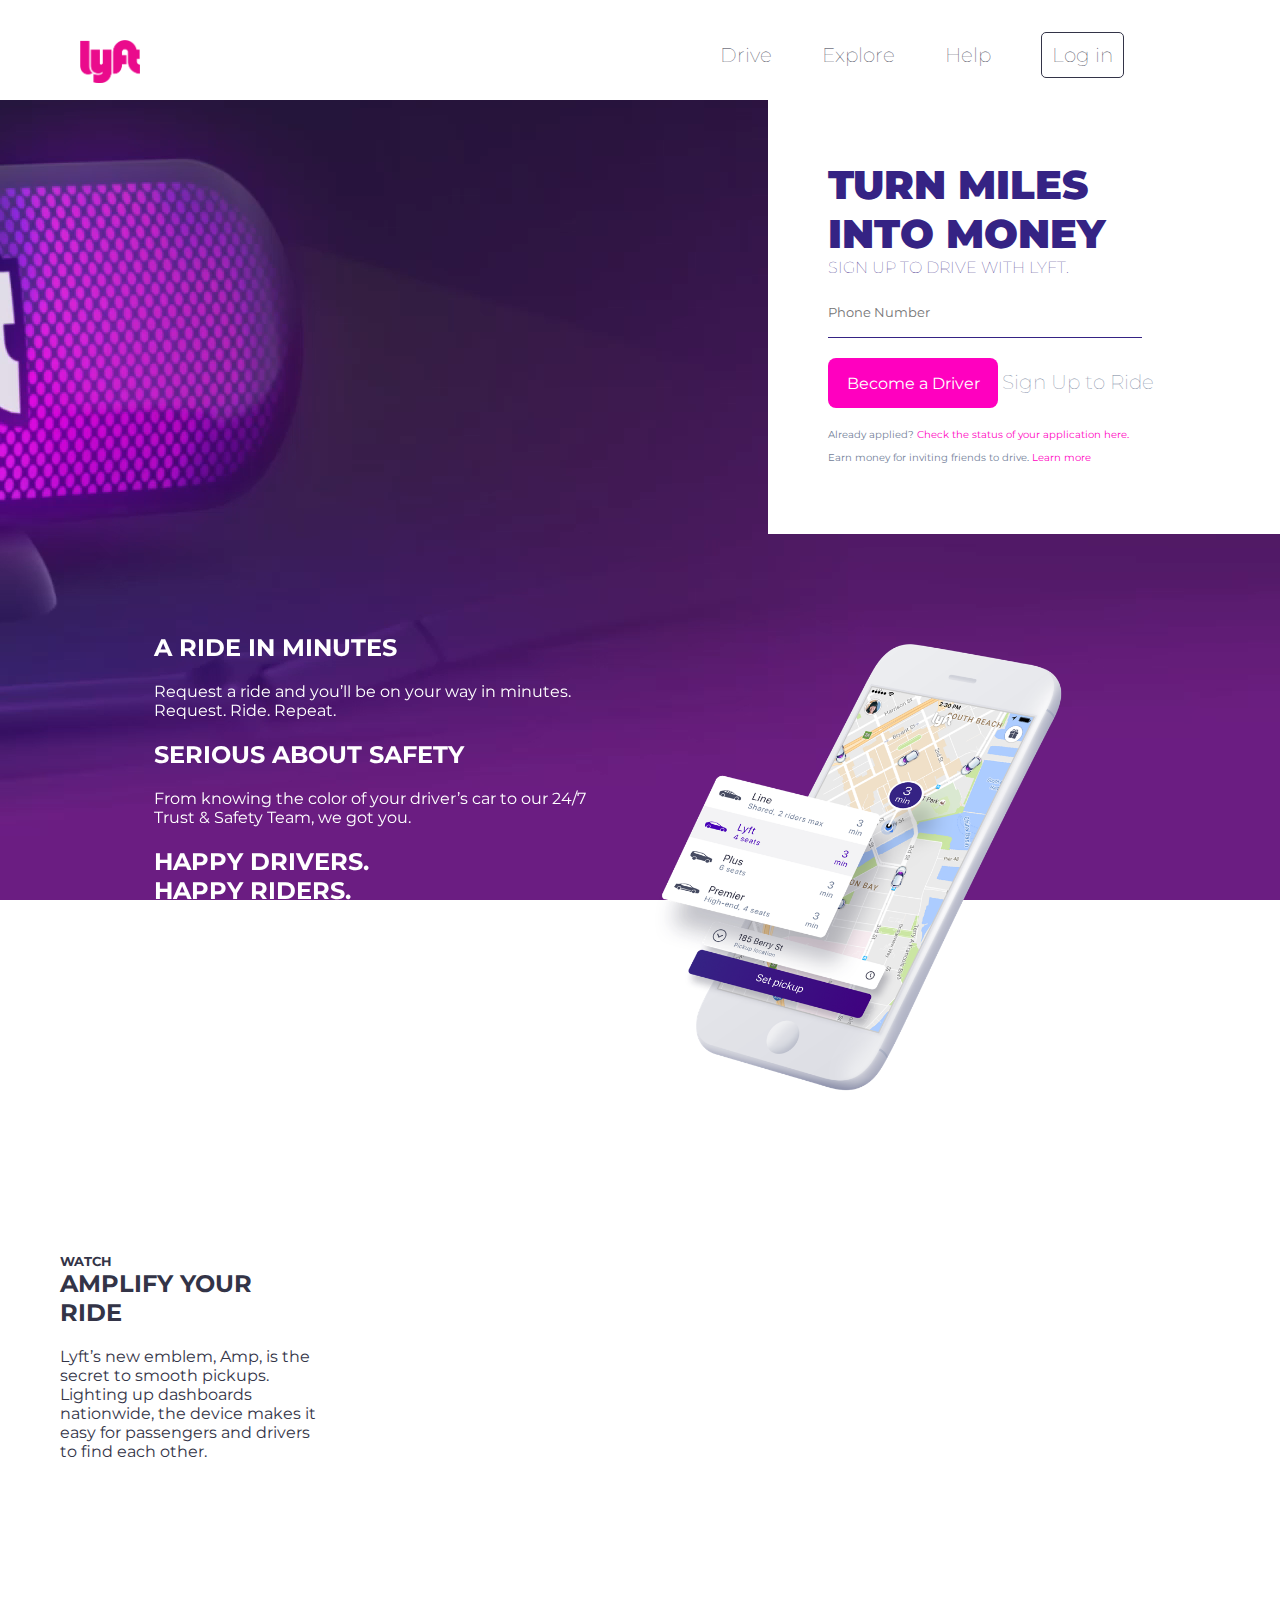
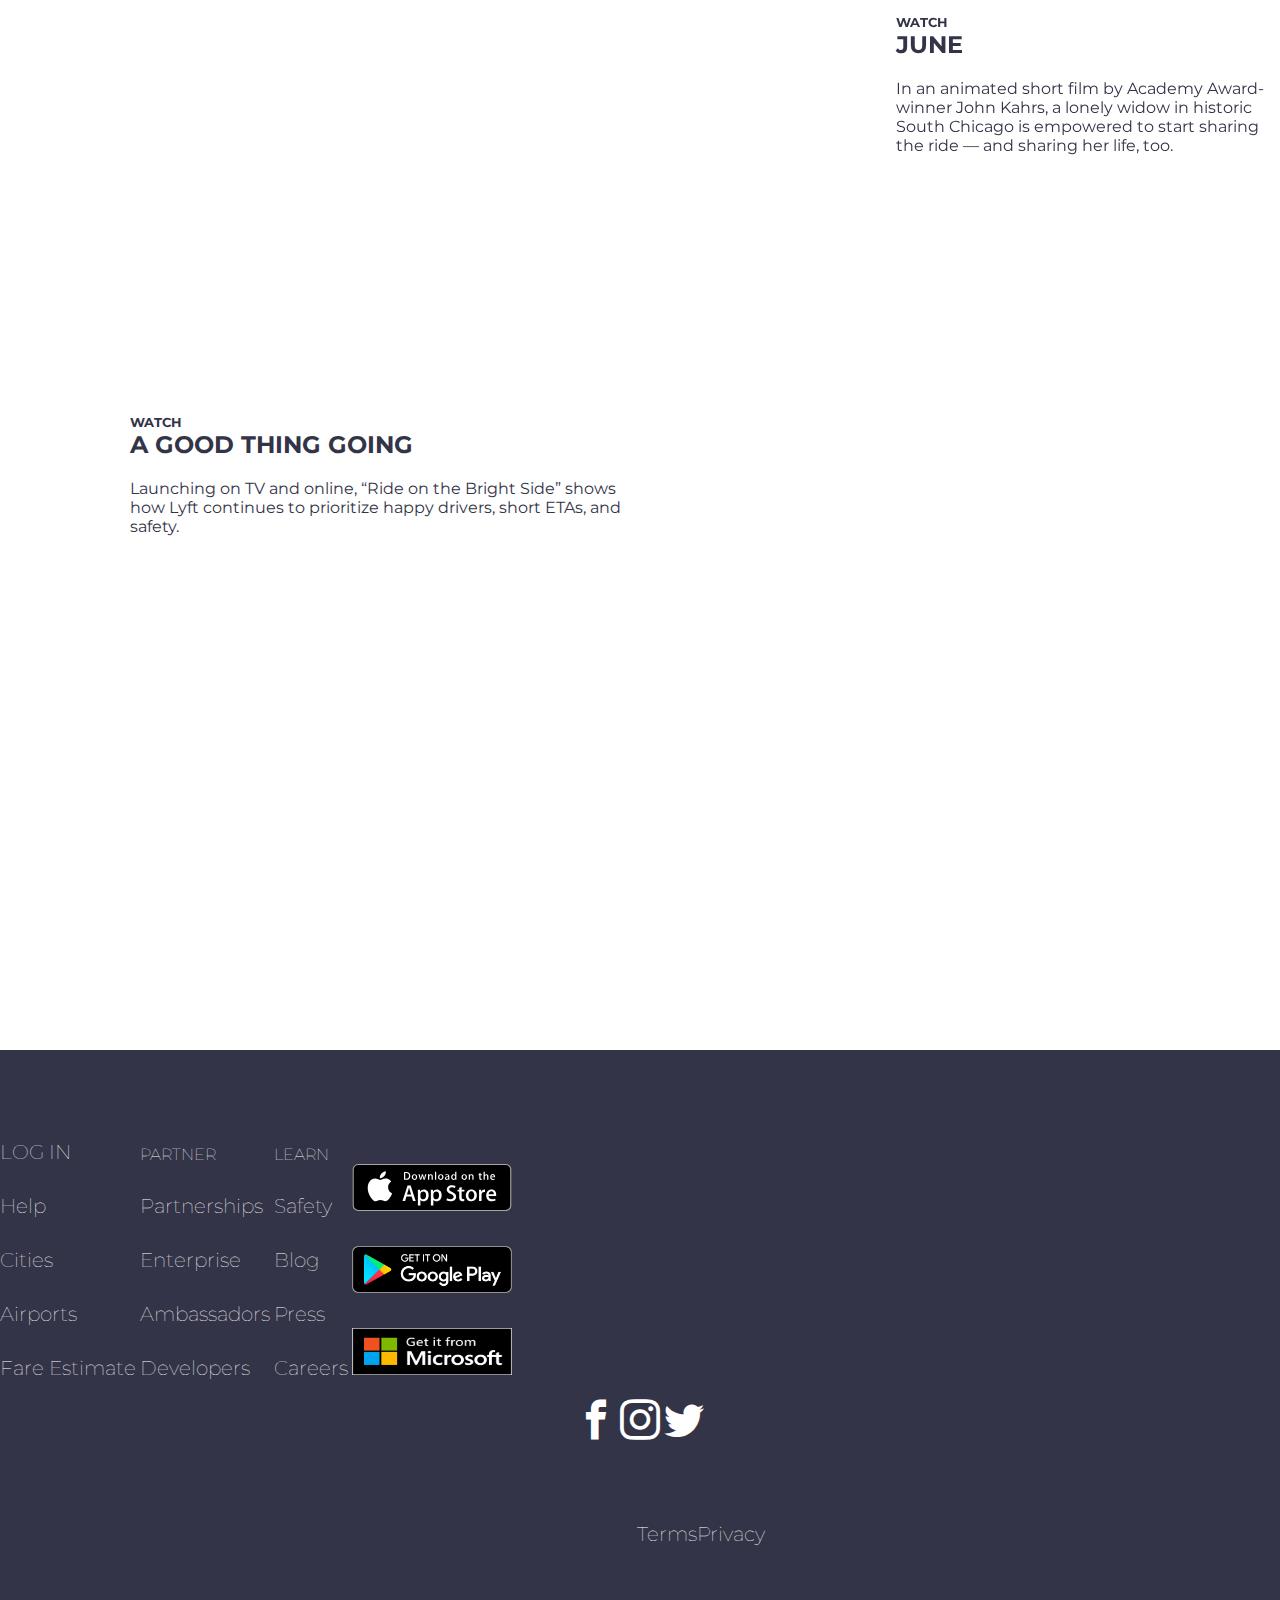
<file: index.html>
<!DOCTYPE html>
<html>
	<head>
		<meta charset="utf-8">
		<title>Home</title>
		<link href="https://fonts.googleapis.com/css?family=Montserrat" rel="stylesheet">
		<link rel="stylesheet" href="assets/css/main.css">
		<link rel="stylesheet" href="assets/icons/style.css">
	</head>
	<body>
		<section id="page-1" class="content">
			<section id="vid" class="content">
				<video id="mivideo" autoplay="autoplay">
					<source src="assets/img/hero-video.mp4" type="video/ogg"></source>
				</video>
				<nav>
					<a href="#" id="logo"><img src="assets/img/logo-pink.png" id="img-logo" alt="logo"></a>
					<div id="opc-nav">
						<ul>
							<li><a href="#">Drive</a></li>
							<li><a href="#">Explore</a></li>
							<li><a href="#">Help</a></li>
							<li><a href="#" id="login">Log in</a></li>
						</ul>
					</div>
				</nav>
				<form id="formulario">
					<h1>TURN MILES</h1>
					<h1>INTO MONEY</h1>
					<h4>SIGN UP TO DRIVE WITH LYFT.</h4>
					<input type="text" id="tel" placeholder="Phone Number" patern="^([0-9])*$" title="Ingresar sólo números" required><img src="assets/img/error.png" class="error hidden">
					<input type="text" class="hidden" placeholder="Name" pattern="^([A-ZÁ-Ú]{1}[a-zá-úA-ZÁ-Ú]+[\s]*)+$" title="Primera letra debe ser mayúscula" required><img src="assets/img/error.png" class="error hidden">
					<input type="text" class="hidden" placeholder="Email" pattern="([a-zA-Z0–9]+)([\_\.\-{1}])?([a-zA-Z0–9]+)\@([a-zA-Z0–9]+)([\.])([a-zA-Z\.]+)g" title="Ingresar un correo válido" required><img src="assets/img/error.png" class="error hidden">
					<input type="text" class="hidden" placeholder="City" pattern="^([A-ZÁ-Ú]{1}[a-zá-úA-ZÁ-Ú]+[\s]*)+$" title="Primera letra debe ser mayúscula" required><img src="assets/img/error.png" class="error hidden">
					<input type="submit" id="submit" value="Become a Driver">
					<a href="#" class="gray">Sign Up to Ride</a>
					<p class="gray">Already applied? <span class="pink">Check the status of your application here.</span></p>
					<p class="gray">Earn money for inviting friends to drive. <span class="pink">Learn more</span></p>
				</form>
				<section id="phone" class="content">
					<div class="left">
						<h2>A RIDE IN MINUTES</h2>
						<p>Request a ride and you’ll be on your way in minutes. Request. Ride. Repeat.</p>
						<h2>SERIOUS ABOUT SAFETY</h2>
						<p>From knowing the color of your driver’s car to our 24/7 Trust & Safety Team, we got you.</p>
						<h2>HAPPY DRIVERS.</h2>
						<h2>HAPPY RIDERS.</h2>
						<p>Ride with us and you’ll see why 9 out of 10 rides end with five stars.</p>
					</div>
					<div class="right">
						<img src="assets/img/phone.png" alt="">
					</div>
				</section>
			</section>
			<section id="watch-1" class="content">
				<div class="left">
					<h5>WATCH</h5>
					<h2>AMPLIFY YOUR RIDE</h2>
					<p>Lyft’s new emblem, Amp, is the secret to smooth pickups. Lighting up dashboards nationwide, the device makes it easy for passengers and drivers to find each other.</p>
				</div>
				<div class="right video-div">
					<iframe width="560" height="315" src="https://www.youtube.com/embed/fLSmUWOYpKw" frameborder="0" allowfullscreen></iframe>
				</div>
			</section>
			<section id="june" class="content">
				<div class="left video-div">
					<iframe width="560" height="315" src="https://www.youtube.com/embed/v8nyGzOLsdw" frameborder="0" allowfullscreen></iframe>
				</div>
				<div class="right">
					<h5>WATCH</h5>
					<h2>JUNE</h2>
					<p>In an animated short film by Academy Award-winner John Kahrs, a lonely widow in historic South Chicago is empowered to start sharing the ride — and sharing her life, too.</p>
				</div>
			</section>
			<section id="watch-3" class="content">
				<div class="left">
					<h5>WATCH</h5>
					<h2>A GOOD THING GOING</h2>
					<p>Launching on TV and online, “Ride on the Bright Side” shows how Lyft continues to prioritize happy drivers, short ETAs, and safety.</p>
				</div>
				<div class="right">
					<iframe width="560" height="315" src="https://www.youtube.com/embed/xj2VWLV0xCU" frameborder="0" allowfullscreen></iframe>
				</div>
			</section>
		</section>
		<footer>
			<div>
				<a href="#"><h4>LOG IN</h4></a>
					<a href="#">Help</a>
					<a href="#">Cities</a>
					<a href="#">Airports</a>
					<a href="#">Fare Estimate</a>
			</div>
			<div>
				<h4>PARTNER</h4>
					<a href="#">Partnerships</a>
					<a href="#">Enterprise</a>
					<a href="#">Ambassadors</a>
					<a href="#">Developers</a>
			</div>
			<div>
				<h4>LEARN</h4>
					<a href="#">Safety</a>
					<a href="#">Blog</a>
					<a href="#">Press</a>
					<a href="#">Careers</a>
			</div>
			<div>
					<p><a href="#"><img src="assets/img/apple-store.svg" alt="apple"></a></p>
					<p><a href="#"><img src="assets/img/google-play.png" alt="google"></a></p>
					<p><a href="#"><img src="assets/img/microsoft.png" alt="microsoft"></a></p>
			</div>
			<section id="center">
				<div id="icons">
					<a href="#"><span class="icon-facebook"></span></a>
					<a href="#"><span class="icon-instagram"></span></a>
					<a href="#"><span class="icon-twitter"></span></a>
				</div>
				<section>
					<p>© 2017 Lyft, Inc.<a href="#">Terms</a><a href="#">Privacy</a></p>
				</section>
			</section>
		</footer>
		<script src="assets/js/app.js" charset="utf-8"></script>
	</body>
</html>
</file>
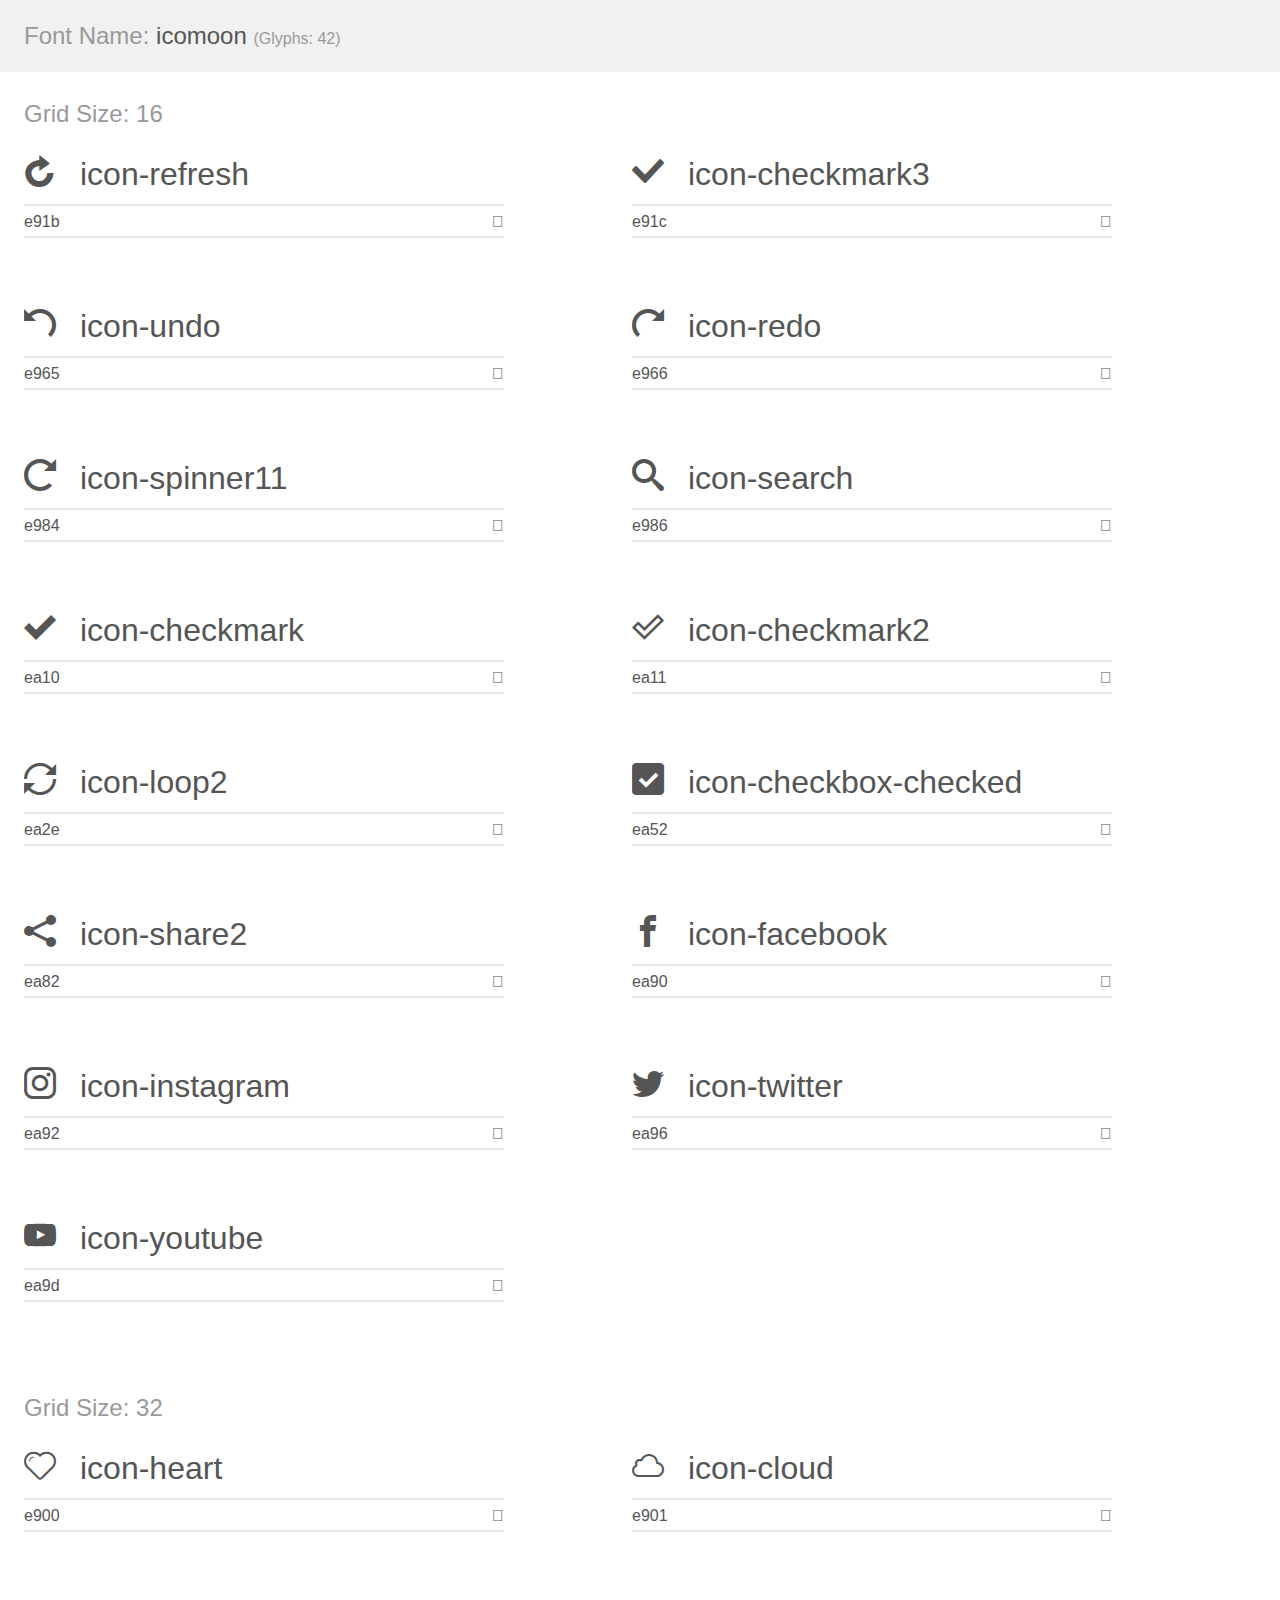
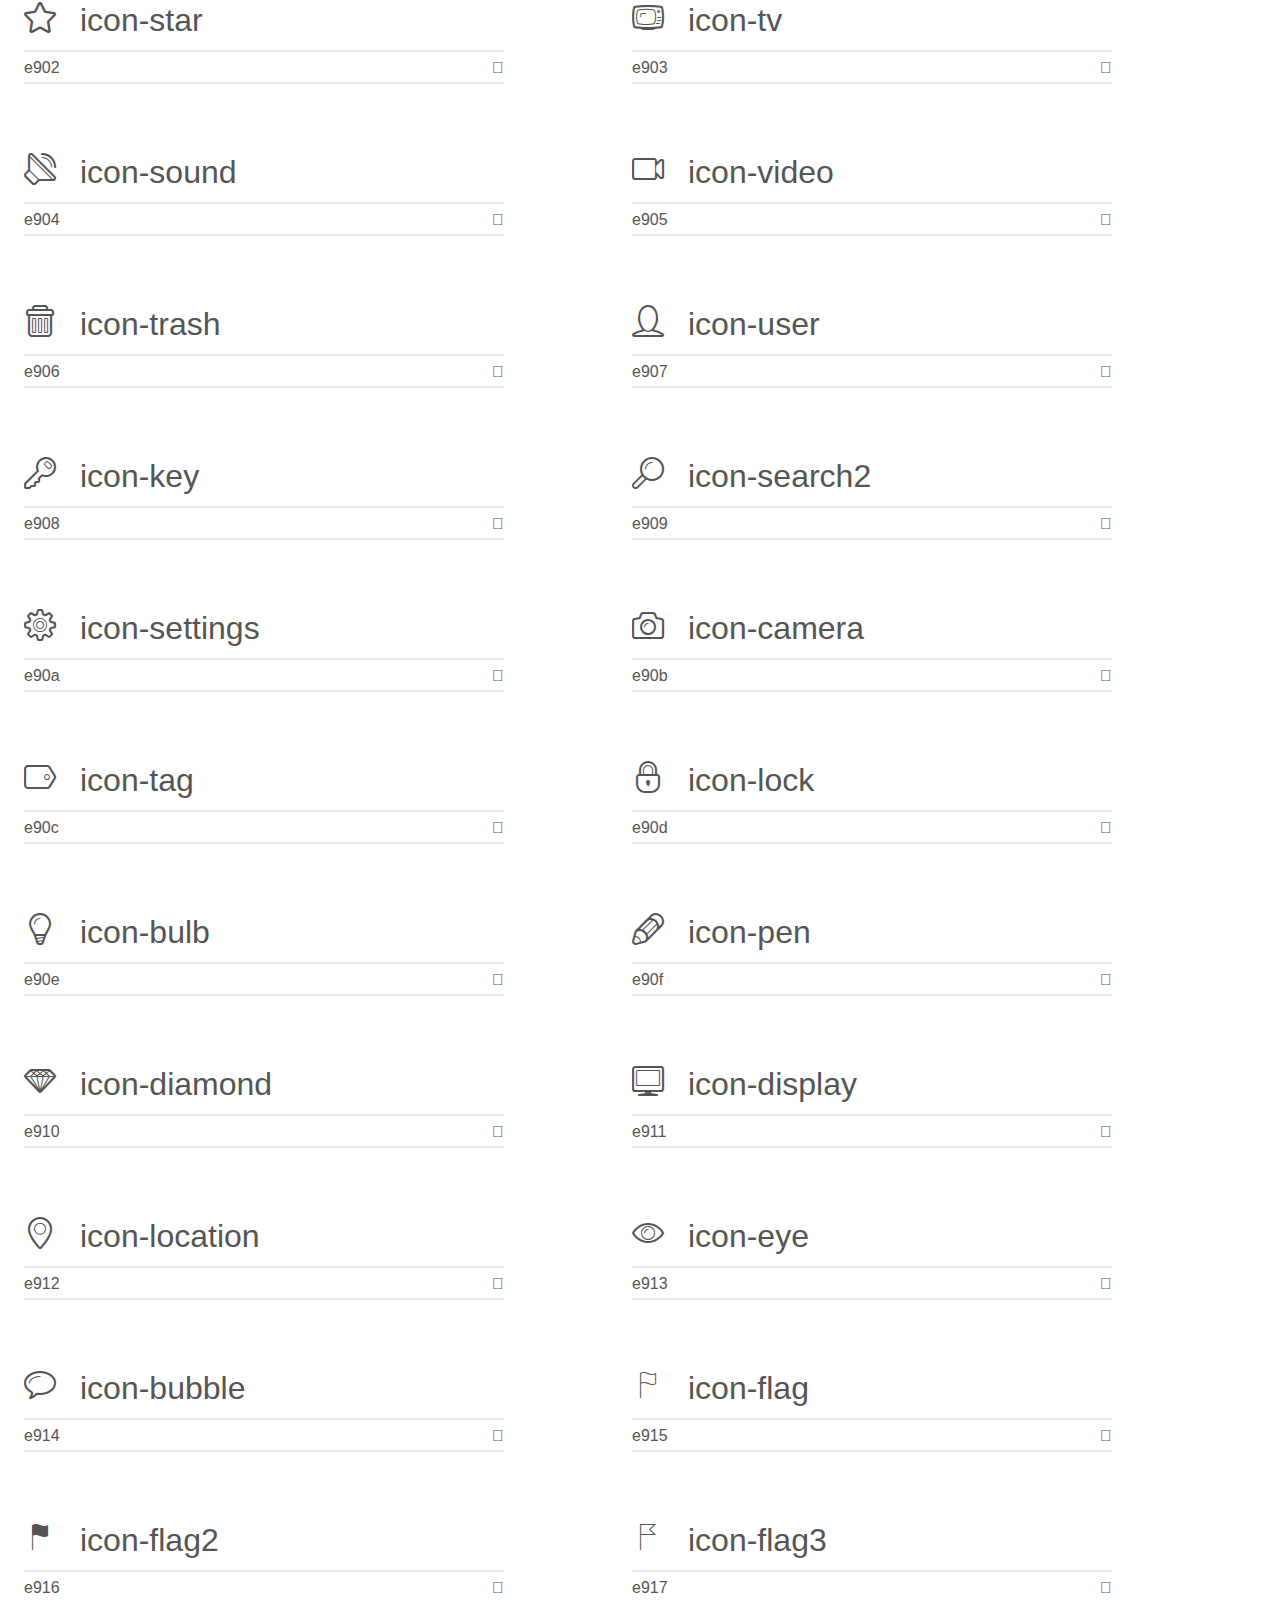
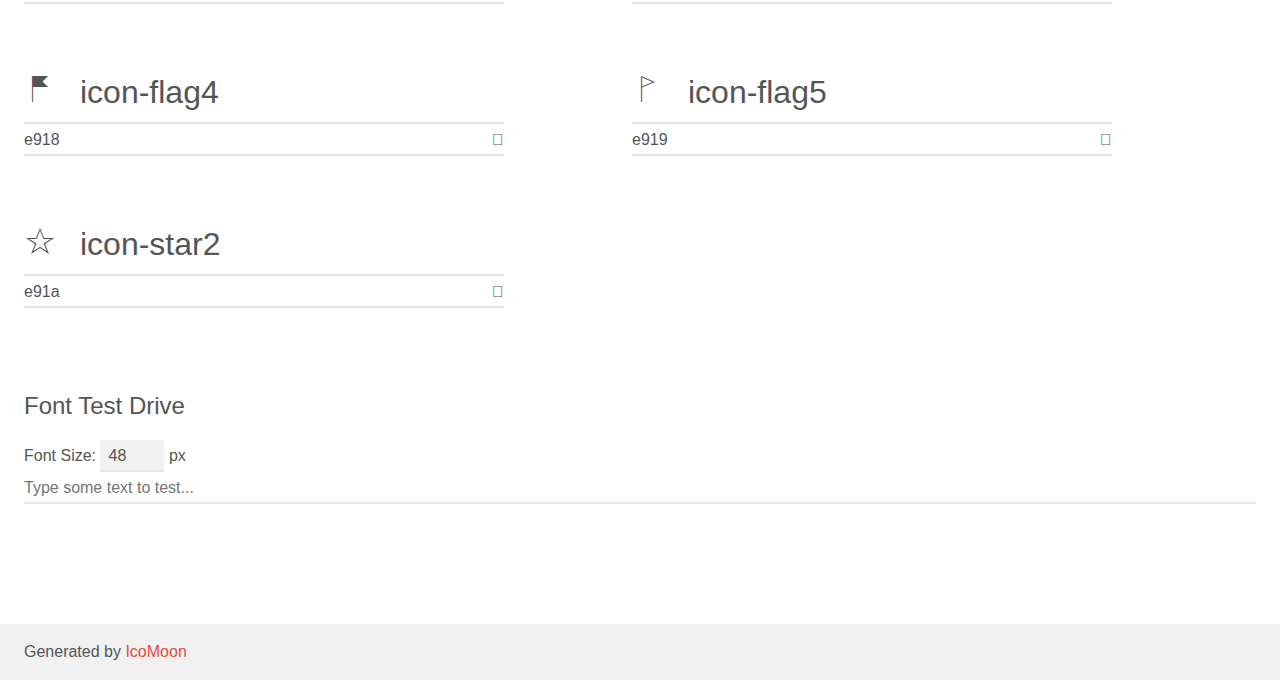
<file: assets/icons/demo.html>
<!doctype html>
<html>
<head>
    <meta charset="utf-8">
    <title>IcoMoon Demo</title>
    <meta name="description" content="An Icon Font Generated By IcoMoon.io">
    <meta name="viewport" content="width=device-width, initial-scale=1">
    <link rel="stylesheet" href="demo-files/demo.css">
    <link rel="stylesheet" href="style.css"></head>
<body>
    <div class="bgc1 clearfix">
        <h1 class="mhmm mvm"><span class="fgc1">Font Name:</span> icomoon <small class="fgc1">(Glyphs:&nbsp;42)</small></h1>
    </div>
    <div class="clearfix mhl ptl">
        <h1 class="mvm mtn fgc1">Grid Size: 16</h1>
        <div class="glyph fs1">
            <div class="clearfix bshadow0 pbs">
                <span class="icon-refresh">
                
                </span>
                <span class="mls"> icon-refresh</span>
            </div>
            <fieldset class="fs0 size1of1 clearfix hidden-false">
                <input type="text" readonly value="e91b" class="unit size1of2" />
                <input type="text" maxlength="1" readonly value="&#xe91b;" class="unitRight size1of2 talign-right" />
            </fieldset>
            <div class="fs0 bshadow0 clearfix hidden-true">
                <span class="unit pvs fgc1">liga: </span>
                <input type="text" readonly value="" class="liga unitRight" />
            </div>
        </div>
        <div class="glyph fs1">
            <div class="clearfix bshadow0 pbs">
                <span class="icon-checkmark3">
                
                </span>
                <span class="mls"> icon-checkmark3</span>
            </div>
            <fieldset class="fs0 size1of1 clearfix hidden-false">
                <input type="text" readonly value="e91c" class="unit size1of2" />
                <input type="text" maxlength="1" readonly value="&#xe91c;" class="unitRight size1of2 talign-right" />
            </fieldset>
            <div class="fs0 bshadow0 clearfix hidden-true">
                <span class="unit pvs fgc1">liga: </span>
                <input type="text" readonly value="" class="liga unitRight" />
            </div>
        </div>
        <div class="glyph fs1">
            <div class="clearfix bshadow0 pbs">
                <span class="icon-undo">
                
                </span>
                <span class="mls"> icon-undo</span>
            </div>
            <fieldset class="fs0 size1of1 clearfix hidden-false">
                <input type="text" readonly value="e965" class="unit size1of2" />
                <input type="text" maxlength="1" readonly value="&#xe965;" class="unitRight size1of2 talign-right" />
            </fieldset>
            <div class="fs0 bshadow0 clearfix hidden-true">
                <span class="unit pvs fgc1">liga: </span>
                <input type="text" readonly value="undo, ccw" class="liga unitRight" />
            </div>
        </div>
        <div class="glyph fs1">
            <div class="clearfix bshadow0 pbs">
                <span class="icon-redo">
                
                </span>
                <span class="mls"> icon-redo</span>
            </div>
            <fieldset class="fs0 size1of1 clearfix hidden-false">
                <input type="text" readonly value="e966" class="unit size1of2" />
                <input type="text" maxlength="1" readonly value="&#xe966;" class="unitRight size1of2 talign-right" />
            </fieldset>
            <div class="fs0 bshadow0 clearfix hidden-true">
                <span class="unit pvs fgc1">liga: </span>
                <input type="text" readonly value="redo, cw" class="liga unitRight" />
            </div>
        </div>
        <div class="glyph fs1">
            <div class="clearfix bshadow0 pbs">
                <span class="icon-spinner11">
                
                </span>
                <span class="mls"> icon-spinner11</span>
            </div>
            <fieldset class="fs0 size1of1 clearfix hidden-false">
                <input type="text" readonly value="e984" class="unit size1of2" />
                <input type="text" maxlength="1" readonly value="&#xe984;" class="unitRight size1of2 talign-right" />
            </fieldset>
            <div class="fs0 bshadow0 clearfix hidden-true">
                <span class="unit pvs fgc1">liga: </span>
                <input type="text" readonly value="spinner11, loading12" class="liga unitRight" />
            </div>
        </div>
        <div class="glyph fs1">
            <div class="clearfix bshadow0 pbs">
                <span class="icon-search">
                
                </span>
                <span class="mls"> icon-search</span>
            </div>
            <fieldset class="fs0 size1of1 clearfix hidden-false">
                <input type="text" readonly value="e986" class="unit size1of2" />
                <input type="text" maxlength="1" readonly value="&#xe986;" class="unitRight size1of2 talign-right" />
            </fieldset>
            <div class="fs0 bshadow0 clearfix hidden-true">
                <span class="unit pvs fgc1">liga: </span>
                <input type="text" readonly value="search, magnifier" class="liga unitRight" />
            </div>
        </div>
        <div class="glyph fs1">
            <div class="clearfix bshadow0 pbs">
                <span class="icon-checkmark">
                
                </span>
                <span class="mls"> icon-checkmark</span>
            </div>
            <fieldset class="fs0 size1of1 clearfix hidden-false">
                <input type="text" readonly value="ea10" class="unit size1of2" />
                <input type="text" maxlength="1" readonly value="&#xea10;" class="unitRight size1of2 talign-right" />
            </fieldset>
            <div class="fs0 bshadow0 clearfix hidden-true">
                <span class="unit pvs fgc1">liga: </span>
                <input type="text" readonly value="checkmark, tick" class="liga unitRight" />
            </div>
        </div>
        <div class="glyph fs1">
            <div class="clearfix bshadow0 pbs">
                <span class="icon-checkmark2">
                
                </span>
                <span class="mls"> icon-checkmark2</span>
            </div>
            <fieldset class="fs0 size1of1 clearfix hidden-false">
                <input type="text" readonly value="ea11" class="unit size1of2" />
                <input type="text" maxlength="1" readonly value="&#xea11;" class="unitRight size1of2 talign-right" />
            </fieldset>
            <div class="fs0 bshadow0 clearfix hidden-true">
                <span class="unit pvs fgc1">liga: </span>
                <input type="text" readonly value="checkmark2, tick2" class="liga unitRight" />
            </div>
        </div>
        <div class="glyph fs1">
            <div class="clearfix bshadow0 pbs">
                <span class="icon-loop2">
                
                </span>
                <span class="mls"> icon-loop2</span>
            </div>
            <fieldset class="fs0 size1of1 clearfix hidden-false">
                <input type="text" readonly value="ea2e" class="unit size1of2" />
                <input type="text" maxlength="1" readonly value="&#xea2e;" class="unitRight size1of2 talign-right" />
            </fieldset>
            <div class="fs0 bshadow0 clearfix hidden-true">
                <span class="unit pvs fgc1">liga: </span>
                <input type="text" readonly value="loop2, repeat2" class="liga unitRight" />
            </div>
        </div>
        <div class="glyph fs1">
            <div class="clearfix bshadow0 pbs">
                <span class="icon-checkbox-checked">
                
                </span>
                <span class="mls"> icon-checkbox-checked</span>
            </div>
            <fieldset class="fs0 size1of1 clearfix hidden-false">
                <input type="text" readonly value="ea52" class="unit size1of2" />
                <input type="text" maxlength="1" readonly value="&#xea52;" class="unitRight size1of2 talign-right" />
            </fieldset>
            <div class="fs0 bshadow0 clearfix hidden-true">
                <span class="unit pvs fgc1">liga: </span>
                <input type="text" readonly value="checkbox-checked, checkbox" class="liga unitRight" />
            </div>
        </div>
        <div class="glyph fs1">
            <div class="clearfix bshadow0 pbs">
                <span class="icon-share2">
                
                </span>
                <span class="mls"> icon-share2</span>
            </div>
            <fieldset class="fs0 size1of1 clearfix hidden-false">
                <input type="text" readonly value="ea82" class="unit size1of2" />
                <input type="text" maxlength="1" readonly value="&#xea82;" class="unitRight size1of2 talign-right" />
            </fieldset>
            <div class="fs0 bshadow0 clearfix hidden-true">
                <span class="unit pvs fgc1">liga: </span>
                <input type="text" readonly value="share2, social" class="liga unitRight" />
            </div>
        </div>
        <div class="glyph fs1">
            <div class="clearfix bshadow0 pbs">
                <span class="icon-facebook">
                
                </span>
                <span class="mls"> icon-facebook</span>
            </div>
            <fieldset class="fs0 size1of1 clearfix hidden-false">
                <input type="text" readonly value="ea90" class="unit size1of2" />
                <input type="text" maxlength="1" readonly value="&#xea90;" class="unitRight size1of2 talign-right" />
            </fieldset>
            <div class="fs0 bshadow0 clearfix hidden-true">
                <span class="unit pvs fgc1">liga: </span>
                <input type="text" readonly value="facebook, brand10" class="liga unitRight" />
            </div>
        </div>
        <div class="glyph fs1">
            <div class="clearfix bshadow0 pbs">
                <span class="icon-instagram">
                
                </span>
                <span class="mls"> icon-instagram</span>
            </div>
            <fieldset class="fs0 size1of1 clearfix hidden-false">
                <input type="text" readonly value="ea92" class="unit size1of2" />
                <input type="text" maxlength="1" readonly value="&#xea92;" class="unitRight size1of2 talign-right" />
            </fieldset>
            <div class="fs0 bshadow0 clearfix hidden-true">
                <span class="unit pvs fgc1">liga: </span>
                <input type="text" readonly value="instagram, brand12" class="liga unitRight" />
            </div>
        </div>
        <div class="glyph fs1">
            <div class="clearfix bshadow0 pbs">
                <span class="icon-twitter">
                
                </span>
                <span class="mls"> icon-twitter</span>
            </div>
            <fieldset class="fs0 size1of1 clearfix hidden-false">
                <input type="text" readonly value="ea96" class="unit size1of2" />
                <input type="text" maxlength="1" readonly value="&#xea96;" class="unitRight size1of2 talign-right" />
            </fieldset>
            <div class="fs0 bshadow0 clearfix hidden-true">
                <span class="unit pvs fgc1">liga: </span>
                <input type="text" readonly value="twitter, brand16" class="liga unitRight" />
            </div>
        </div>
        <div class="glyph fs1">
            <div class="clearfix bshadow0 pbs">
                <span class="icon-youtube">
                
                </span>
                <span class="mls"> icon-youtube</span>
            </div>
            <fieldset class="fs0 size1of1 clearfix hidden-false">
                <input type="text" readonly value="ea9d" class="unit size1of2" />
                <input type="text" maxlength="1" readonly value="&#xea9d;" class="unitRight size1of2 talign-right" />
            </fieldset>
            <div class="fs0 bshadow0 clearfix hidden-true">
                <span class="unit pvs fgc1">liga: </span>
                <input type="text" readonly value="youtube, brand21" class="liga unitRight" />
            </div>
        </div>
    </div>
    <div class="clearfix mhl ptl">
        <h1 class="mvm mtn fgc1">Grid Size: 32</h1>
        <div class="glyph fs2">
            <div class="clearfix bshadow0 pbs">
                <span class="icon-heart">
                
                </span>
                <span class="mls"> icon-heart</span>
            </div>
            <fieldset class="fs0 size1of1 clearfix hidden-false">
                <input type="text" readonly value="e900" class="unit size1of2" />
                <input type="text" maxlength="1" readonly value="&#xe900;" class="unitRight size1of2 talign-right" />
            </fieldset>
            <div class="fs0 bshadow0 clearfix hidden-true">
                <span class="unit pvs fgc1">liga: </span>
                <input type="text" readonly value="" class="liga unitRight" />
            </div>
        </div>
        <div class="glyph fs2">
            <div class="clearfix bshadow0 pbs">
                <span class="icon-cloud">
                
                </span>
                <span class="mls"> icon-cloud</span>
            </div>
            <fieldset class="fs0 size1of1 clearfix hidden-false">
                <input type="text" readonly value="e901" class="unit size1of2" />
                <input type="text" maxlength="1" readonly value="&#xe901;" class="unitRight size1of2 talign-right" />
            </fieldset>
            <div class="fs0 bshadow0 clearfix hidden-true">
                <span class="unit pvs fgc1">liga: </span>
                <input type="text" readonly value="" class="liga unitRight" />
            </div>
        </div>
        <div class="glyph fs2">
            <div class="clearfix bshadow0 pbs">
                <span class="icon-star">
                
                </span>
                <span class="mls"> icon-star</span>
            </div>
            <fieldset class="fs0 size1of1 clearfix hidden-false">
                <input type="text" readonly value="e902" class="unit size1of2" />
                <input type="text" maxlength="1" readonly value="&#xe902;" class="unitRight size1of2 talign-right" />
            </fieldset>
            <div class="fs0 bshadow0 clearfix hidden-true">
                <span class="unit pvs fgc1">liga: </span>
                <input type="text" readonly value="" class="liga unitRight" />
            </div>
        </div>
        <div class="glyph fs2">
            <div class="clearfix bshadow0 pbs">
                <span class="icon-tv">
                
                </span>
                <span class="mls"> icon-tv</span>
            </div>
            <fieldset class="fs0 size1of1 clearfix hidden-false">
                <input type="text" readonly value="e903" class="unit size1of2" />
                <input type="text" maxlength="1" readonly value="&#xe903;" class="unitRight size1of2 talign-right" />
            </fieldset>
            <div class="fs0 bshadow0 clearfix hidden-true">
                <span class="unit pvs fgc1">liga: </span>
                <input type="text" readonly value="" class="liga unitRight" />
            </div>
        </div>
        <div class="glyph fs2">
            <div class="clearfix bshadow0 pbs">
                <span class="icon-sound">
                
                </span>
                <span class="mls"> icon-sound</span>
            </div>
            <fieldset class="fs0 size1of1 clearfix hidden-false">
                <input type="text" readonly value="e904" class="unit size1of2" />
                <input type="text" maxlength="1" readonly value="&#xe904;" class="unitRight size1of2 talign-right" />
            </fieldset>
            <div class="fs0 bshadow0 clearfix hidden-true">
                <span class="unit pvs fgc1">liga: </span>
                <input type="text" readonly value="" class="liga unitRight" />
            </div>
        </div>
        <div class="glyph fs2">
            <div class="clearfix bshadow0 pbs">
                <span class="icon-video">
                
                </span>
                <span class="mls"> icon-video</span>
            </div>
            <fieldset class="fs0 size1of1 clearfix hidden-false">
                <input type="text" readonly value="e905" class="unit size1of2" />
                <input type="text" maxlength="1" readonly value="&#xe905;" class="unitRight size1of2 talign-right" />
            </fieldset>
            <div class="fs0 bshadow0 clearfix hidden-true">
                <span class="unit pvs fgc1">liga: </span>
                <input type="text" readonly value="" class="liga unitRight" />
            </div>
        </div>
        <div class="glyph fs2">
            <div class="clearfix bshadow0 pbs">
                <span class="icon-trash">
                
                </span>
                <span class="mls"> icon-trash</span>
            </div>
            <fieldset class="fs0 size1of1 clearfix hidden-false">
                <input type="text" readonly value="e906" class="unit size1of2" />
                <input type="text" maxlength="1" readonly value="&#xe906;" class="unitRight size1of2 talign-right" />
            </fieldset>
            <div class="fs0 bshadow0 clearfix hidden-true">
                <span class="unit pvs fgc1">liga: </span>
                <input type="text" readonly value="" class="liga unitRight" />
            </div>
        </div>
        <div class="glyph fs2">
            <div class="clearfix bshadow0 pbs">
                <span class="icon-user">
                
                </span>
                <span class="mls"> icon-user</span>
            </div>
            <fieldset class="fs0 size1of1 clearfix hidden-false">
                <input type="text" readonly value="e907" class="unit size1of2" />
                <input type="text" maxlength="1" readonly value="&#xe907;" class="unitRight size1of2 talign-right" />
            </fieldset>
            <div class="fs0 bshadow0 clearfix hidden-true">
                <span class="unit pvs fgc1">liga: </span>
                <input type="text" readonly value="" class="liga unitRight" />
            </div>
        </div>
        <div class="glyph fs2">
            <div class="clearfix bshadow0 pbs">
                <span class="icon-key">
                
                </span>
                <span class="mls"> icon-key</span>
            </div>
            <fieldset class="fs0 size1of1 clearfix hidden-false">
                <input type="text" readonly value="e908" class="unit size1of2" />
                <input type="text" maxlength="1" readonly value="&#xe908;" class="unitRight size1of2 talign-right" />
            </fieldset>
            <div class="fs0 bshadow0 clearfix hidden-true">
                <span class="unit pvs fgc1">liga: </span>
                <input type="text" readonly value="" class="liga unitRight" />
            </div>
        </div>
        <div class="glyph fs2">
            <div class="clearfix bshadow0 pbs">
                <span class="icon-search2">
                
                </span>
                <span class="mls"> icon-search2</span>
            </div>
            <fieldset class="fs0 size1of1 clearfix hidden-false">
                <input type="text" readonly value="e909" class="unit size1of2" />
                <input type="text" maxlength="1" readonly value="&#xe909;" class="unitRight size1of2 talign-right" />
            </fieldset>
            <div class="fs0 bshadow0 clearfix hidden-true">
                <span class="unit pvs fgc1">liga: </span>
                <input type="text" readonly value="" class="liga unitRight" />
            </div>
        </div>
        <div class="glyph fs2">
            <div class="clearfix bshadow0 pbs">
                <span class="icon-settings">
                
                </span>
                <span class="mls"> icon-settings</span>
            </div>
            <fieldset class="fs0 size1of1 clearfix hidden-false">
                <input type="text" readonly value="e90a" class="unit size1of2" />
                <input type="text" maxlength="1" readonly value="&#xe90a;" class="unitRight size1of2 talign-right" />
            </fieldset>
            <div class="fs0 bshadow0 clearfix hidden-true">
                <span class="unit pvs fgc1">liga: </span>
                <input type="text" readonly value="" class="liga unitRight" />
            </div>
        </div>
        <div class="glyph fs2">
            <div class="clearfix bshadow0 pbs">
                <span class="icon-camera">
                
                </span>
                <span class="mls"> icon-camera</span>
            </div>
            <fieldset class="fs0 size1of1 clearfix hidden-false">
                <input type="text" readonly value="e90b" class="unit size1of2" />
                <input type="text" maxlength="1" readonly value="&#xe90b;" class="unitRight size1of2 talign-right" />
            </fieldset>
            <div class="fs0 bshadow0 clearfix hidden-true">
                <span class="unit pvs fgc1">liga: </span>
                <input type="text" readonly value="" class="liga unitRight" />
            </div>
        </div>
        <div class="glyph fs2">
            <div class="clearfix bshadow0 pbs">
                <span class="icon-tag">
                
                </span>
                <span class="mls"> icon-tag</span>
            </div>
            <fieldset class="fs0 size1of1 clearfix hidden-false">
                <input type="text" readonly value="e90c" class="unit size1of2" />
                <input type="text" maxlength="1" readonly value="&#xe90c;" class="unitRight size1of2 talign-right" />
            </fieldset>
            <div class="fs0 bshadow0 clearfix hidden-true">
                <span class="unit pvs fgc1">liga: </span>
                <input type="text" readonly value="" class="liga unitRight" />
            </div>
        </div>
        <div class="glyph fs2">
            <div class="clearfix bshadow0 pbs">
                <span class="icon-lock">
                
                </span>
                <span class="mls"> icon-lock</span>
            </div>
            <fieldset class="fs0 size1of1 clearfix hidden-false">
                <input type="text" readonly value="e90d" class="unit size1of2" />
                <input type="text" maxlength="1" readonly value="&#xe90d;" class="unitRight size1of2 talign-right" />
            </fieldset>
            <div class="fs0 bshadow0 clearfix hidden-true">
                <span class="unit pvs fgc1">liga: </span>
                <input type="text" readonly value="" class="liga unitRight" />
            </div>
        </div>
        <div class="glyph fs2">
            <div class="clearfix bshadow0 pbs">
                <span class="icon-bulb">
                
                </span>
                <span class="mls"> icon-bulb</span>
            </div>
            <fieldset class="fs0 size1of1 clearfix hidden-false">
                <input type="text" readonly value="e90e" class="unit size1of2" />
                <input type="text" maxlength="1" readonly value="&#xe90e;" class="unitRight size1of2 talign-right" />
            </fieldset>
            <div class="fs0 bshadow0 clearfix hidden-true">
                <span class="unit pvs fgc1">liga: </span>
                <input type="text" readonly value="" class="liga unitRight" />
            </div>
        </div>
        <div class="glyph fs2">
            <div class="clearfix bshadow0 pbs">
                <span class="icon-pen">
                
                </span>
                <span class="mls"> icon-pen</span>
            </div>
            <fieldset class="fs0 size1of1 clearfix hidden-false">
                <input type="text" readonly value="e90f" class="unit size1of2" />
                <input type="text" maxlength="1" readonly value="&#xe90f;" class="unitRight size1of2 talign-right" />
            </fieldset>
            <div class="fs0 bshadow0 clearfix hidden-true">
                <span class="unit pvs fgc1">liga: </span>
                <input type="text" readonly value="" class="liga unitRight" />
            </div>
        </div>
        <div class="glyph fs2">
            <div class="clearfix bshadow0 pbs">
                <span class="icon-diamond">
                
                </span>
                <span class="mls"> icon-diamond</span>
            </div>
            <fieldset class="fs0 size1of1 clearfix hidden-false">
                <input type="text" readonly value="e910" class="unit size1of2" />
                <input type="text" maxlength="1" readonly value="&#xe910;" class="unitRight size1of2 talign-right" />
            </fieldset>
            <div class="fs0 bshadow0 clearfix hidden-true">
                <span class="unit pvs fgc1">liga: </span>
                <input type="text" readonly value="" class="liga unitRight" />
            </div>
        </div>
        <div class="glyph fs2">
            <div class="clearfix bshadow0 pbs">
                <span class="icon-display">
                
                </span>
                <span class="mls"> icon-display</span>
            </div>
            <fieldset class="fs0 size1of1 clearfix hidden-false">
                <input type="text" readonly value="e911" class="unit size1of2" />
                <input type="text" maxlength="1" readonly value="&#xe911;" class="unitRight size1of2 talign-right" />
            </fieldset>
            <div class="fs0 bshadow0 clearfix hidden-true">
                <span class="unit pvs fgc1">liga: </span>
                <input type="text" readonly value="" class="liga unitRight" />
            </div>
        </div>
        <div class="glyph fs2">
            <div class="clearfix bshadow0 pbs">
                <span class="icon-location">
                
                </span>
                <span class="mls"> icon-location</span>
            </div>
            <fieldset class="fs0 size1of1 clearfix hidden-false">
                <input type="text" readonly value="e912" class="unit size1of2" />
                <input type="text" maxlength="1" readonly value="&#xe912;" class="unitRight size1of2 talign-right" />
            </fieldset>
            <div class="fs0 bshadow0 clearfix hidden-true">
                <span class="unit pvs fgc1">liga: </span>
                <input type="text" readonly value="" class="liga unitRight" />
            </div>
        </div>
        <div class="glyph fs2">
            <div class="clearfix bshadow0 pbs">
                <span class="icon-eye">
                
                </span>
                <span class="mls"> icon-eye</span>
            </div>
            <fieldset class="fs0 size1of1 clearfix hidden-false">
                <input type="text" readonly value="e913" class="unit size1of2" />
                <input type="text" maxlength="1" readonly value="&#xe913;" class="unitRight size1of2 talign-right" />
            </fieldset>
            <div class="fs0 bshadow0 clearfix hidden-true">
                <span class="unit pvs fgc1">liga: </span>
                <input type="text" readonly value="" class="liga unitRight" />
            </div>
        </div>
        <div class="glyph fs2">
            <div class="clearfix bshadow0 pbs">
                <span class="icon-bubble">
                
                </span>
                <span class="mls"> icon-bubble</span>
            </div>
            <fieldset class="fs0 size1of1 clearfix hidden-false">
                <input type="text" readonly value="e914" class="unit size1of2" />
                <input type="text" maxlength="1" readonly value="&#xe914;" class="unitRight size1of2 talign-right" />
            </fieldset>
            <div class="fs0 bshadow0 clearfix hidden-true">
                <span class="unit pvs fgc1">liga: </span>
                <input type="text" readonly value="" class="liga unitRight" />
            </div>
        </div>
        <div class="glyph fs2">
            <div class="clearfix bshadow0 pbs">
                <span class="icon-flag">
                
                </span>
                <span class="mls"> icon-flag</span>
            </div>
            <fieldset class="fs0 size1of1 clearfix hidden-false">
                <input type="text" readonly value="e915" class="unit size1of2" />
                <input type="text" maxlength="1" readonly value="&#xe915;" class="unitRight size1of2 talign-right" />
            </fieldset>
            <div class="fs0 bshadow0 clearfix hidden-true">
                <span class="unit pvs fgc1">liga: </span>
                <input type="text" readonly value="" class="liga unitRight" />
            </div>
        </div>
        <div class="glyph fs2">
            <div class="clearfix bshadow0 pbs">
                <span class="icon-flag2">
                
                </span>
                <span class="mls"> icon-flag2</span>
            </div>
            <fieldset class="fs0 size1of1 clearfix hidden-false">
                <input type="text" readonly value="e916" class="unit size1of2" />
                <input type="text" maxlength="1" readonly value="&#xe916;" class="unitRight size1of2 talign-right" />
            </fieldset>
            <div class="fs0 bshadow0 clearfix hidden-true">
                <span class="unit pvs fgc1">liga: </span>
                <input type="text" readonly value="" class="liga unitRight" />
            </div>
        </div>
        <div class="glyph fs2">
            <div class="clearfix bshadow0 pbs">
                <span class="icon-flag3">
                
                </span>
                <span class="mls"> icon-flag3</span>
            </div>
            <fieldset class="fs0 size1of1 clearfix hidden-false">
                <input type="text" readonly value="e917" class="unit size1of2" />
                <input type="text" maxlength="1" readonly value="&#xe917;" class="unitRight size1of2 talign-right" />
            </fieldset>
            <div class="fs0 bshadow0 clearfix hidden-true">
                <span class="unit pvs fgc1">liga: </span>
                <input type="text" readonly value="" class="liga unitRight" />
            </div>
        </div>
        <div class="glyph fs2">
            <div class="clearfix bshadow0 pbs">
                <span class="icon-flag4">
                
                </span>
                <span class="mls"> icon-flag4</span>
            </div>
            <fieldset class="fs0 size1of1 clearfix hidden-false">
                <input type="text" readonly value="e918" class="unit size1of2" />
                <input type="text" maxlength="1" readonly value="&#xe918;" class="unitRight size1of2 talign-right" />
            </fieldset>
            <div class="fs0 bshadow0 clearfix hidden-true">
                <span class="unit pvs fgc1">liga: </span>
                <input type="text" readonly value="" class="liga unitRight" />
            </div>
        </div>
        <div class="glyph fs2">
            <div class="clearfix bshadow0 pbs">
                <span class="icon-flag5">
                
                </span>
                <span class="mls"> icon-flag5</span>
            </div>
            <fieldset class="fs0 size1of1 clearfix hidden-false">
                <input type="text" readonly value="e919" class="unit size1of2" />
                <input type="text" maxlength="1" readonly value="&#xe919;" class="unitRight size1of2 talign-right" />
            </fieldset>
            <div class="fs0 bshadow0 clearfix hidden-true">
                <span class="unit pvs fgc1">liga: </span>
                <input type="text" readonly value="" class="liga unitRight" />
            </div>
        </div>
        <div class="glyph fs2">
            <div class="clearfix bshadow0 pbs">
                <span class="icon-star2">
                
                </span>
                <span class="mls"> icon-star2</span>
            </div>
            <fieldset class="fs0 size1of1 clearfix hidden-false">
                <input type="text" readonly value="e91a" class="unit size1of2" />
                <input type="text" maxlength="1" readonly value="&#xe91a;" class="unitRight size1of2 talign-right" />
            </fieldset>
            <div class="fs0 bshadow0 clearfix hidden-true">
                <span class="unit pvs fgc1">liga: </span>
                <input type="text" readonly value="" class="liga unitRight" />
            </div>
        </div>
    </div>

    <!--[if gt IE 8]><!-->
    <div class="mhl clearfix mbl">
        <h1>Font Test Drive</h1>
        <label>
            Font Size: <input id="fontSize" type="number" class="textbox0 mbm"
            min="8" value="48" />
            px
        </label>
        <input id="testText" type="text" class="phl size1of1 mvl"
        placeholder="Type some text to test..." value=""/>
        <div id="testDrive" class="icon-">&nbsp;
        </div>
    </div>
    <!--<![endif]-->
    <div class="bgc1 clearfix">
        <p class="mhl">Generated by <a href="https://icomoon.io/app">IcoMoon</a></p>
    </div>

    <script src="demo-files/demo.js"></script>
</body>
</html>
</file>
<file: assets/css/main.css>
* {
	margin: 0;
	padding: 0;
	font-family: 'Montserrat', sans-serif;
	color: #333447;
}

.content {
	width: 100%;
	height: 400px;
}

#vid {
	width: 100%;
	position: relative;
	z-index: 0;
	background-color: rgba(255, 255, 255, 0)
}

#page-1 {
background: rgb(43,30,102);
background: -moz-linear-gradient(top, rgba(43,30,102,1) 0%, rgba(118,39,143,1) 99%);
background: -webkit-linear-gradient(top, rgba(43,30,102,1) 0%,rgba(118,39,143,1) 99%);
background: linear-gradient(to bottom, rgba(43,30,102,1) 0%,rgba(118,39,143,1) 99%);
filter: progid:DXImageTransform.Microsoft.gradient( startColorstr='#2b1e66', endColorstr='#76278f',GradientType=0 );
background-repeat: no-repeat;
background-size: cover;
}

video {
	background-size: cover;
	bottom: 0;
	height: auto;
	min-height: 100%;
	min-width: 100%;
	position: fixed;
	right: 0;
	width: auto;
	z-index: -100;
}

.hidden {
	display: none;
}

.error {
	margin-left: -30px;
	width: 25px;
}

nav {
 top: 0;
 position: fixed;
 width: 100%;
 height: 100px;
 z-index: 3000;
 background-color: #fff;
 color: #333447;
}

li, ul, a {
	text-decoration: none;
 	color: #333447;
	font-size: 20px;
	font-weight: 100;
}

nav li {
	display: inline-block;
	margin-left: 45px;
}

.nav-white {
	background-color: #fff;
	color: #333447;
}

nav #login {
	border: 1px solid #333447;
	padding: 10px;
	border-radius: 5px;
}

p {
	margin: 20px 0;
}

a:hover {
	color: #FF00BF;
}

input {
	margin: 10px auto;
	width: 80%;
	border: none;
	border-bottom: 1px solid #352384;
	height: 50px;
}

input[type="submit"] {
	border: none;
	padding: auto;
	color: #fff;
	background-color: #FF00BF;
	border-radius: 8px;
	width: 170px;
	font-size: 16px;
}

#logo {
	margin-top: 40px;
	margin-left: 80px;
	float: left;
}

#logo img {
	width: 60px;
}

#opc-nav {
	float: right;
	margin-top: 43px;
	margin-right: 80px;
	width: 525px;
}

form {
	position: relative;
	width: 40%;
	top: 100px;
	float: right;
	background-color: #fff;
	box-sizing: border-box;
	padding: 60px;
}

h1 {
	font-size: 40px;
	color: #352384;
	font-weight: 900;
}

h4 {
	color: #352384;
	font-weight: 100;
}

.gray {
	color: #728099;
}

.pink {
	color: #FF00BF;
}

p.gray {
	font-size: 10px;
	margin: 10px 0;
}

#phone {
	position: relative;
	top: 199px;
	width: 100%;
	min-height: 500px;
	overflow: hidden;
	background-color: rgba(255, 255, 255, 0);
}

#phone div {
	display: inline-block;
}

#phone h2,
#phone p {
	color: #fff;
}

.left {
	margin-left: 12%;
	width: 35%;
	float: left;
	color: #fff;
}

.right {
	width: 50%;
	float: right;
}

.right img {
	width: 70%;
}

#watch-1 {
	background-color: #fff;
	position: relative;
	top: 749px;
	width: 100%;
	overflow: hidden;
}

#watch-1 .left {
	margin: 70px 60px;
	width: 20%;
}

#watch-1 .right {
	margin-top: 0;
	margin-right: 0;
	width: 70%;
}

.video-div {
position: relative;
padding-bottom: 56.25%;
overflow: hidden;
}

.video-div iframe {
position: absolute;
top: 0;
left: 0;
width: 100%;
height: 100%;
}

#june {
	background-color: #fff;
	position: relative;
	top: 750px;
	width: 100%;
	overflow: hidden;
}

#june .left {
	margin-left: 0;
	width: 60%;
	height: 3px;
}

#june .right {
	margin: 30px 120px;
	margin-right: 0;
	height: 100%;
	width: 30%
}

#watch-3 {
	background-color: #fff;
	position: relative;
	width: 100%;
	top: 750px;
	height: 900px;
	overflow: hidden;
}

#watch-3 .left {
	margin: 30px 130px;
	width: 40%;
	float: left;
}

#watch-3 .right {
	margin-right: 0;
	width: 40%;
	float: right;
}

footer {
	position: relative;
	top: 2250px;
	background-color: #333447;
	z-index: 100;
	height: 550px;
}

footer div {
	margin-top: 60px;
	display: inline-block;
}

footer a {
	color: #fff;
	text-decoration: none;
	margin: 30px 0;
	display: block;
	cursor: pointer;
}

footer a:hover {
		color: #FF00BF;
}

footer h4 {
	color: #fff;
	margin: 30px 0;
	display: block;
}

footer img {
	width: 160px;
	height: 47px;
}

#center {
	margin-top: -100px;
	text-align: center;
}

#center a,
#center span {
	display: inline-block;
	color: #fff;
}

#center span {
	font-size: 40px;
}
</file>
<file: assets/icons/style.css>
@font-face {
  font-family: 'icomoon';
  src:  url('fonts/icomoon.eot?nnfval');
  src:  url('fonts/icomoon.eot?nnfval#iefix') format('embedded-opentype'),
    url('fonts/icomoon.ttf?nnfval') format('truetype'),
    url('fonts/icomoon.woff?nnfval') format('woff'),
    url('fonts/icomoon.svg?nnfval#icomoon') format('svg');
  font-weight: normal;
  font-style: normal;
}

[class^="icon-"], [class*=" icon-"] {
  /* use !important to prevent issues with browser extensions that change fonts */
  font-family: 'icomoon' !important;
  speak: none;
  font-style: normal;
  font-weight: normal;
  font-variant: normal;
  text-transform: none;
  line-height: 1;

  /* Better Font Rendering =========== */
  -webkit-font-smoothing: antialiased;
  -moz-osx-font-smoothing: grayscale;
}

.icon-refresh:before {
  content: "\e91b";
}
.icon-checkmark3:before {
  content: "\e91c";
}
.icon-undo:before {
  content: "\e965";
}
.icon-redo:before {
  content: "\e966";
}
.icon-spinner11:before {
  content: "\e984";
}
.icon-search:before {
  content: "\e986";
}
.icon-checkmark:before {
  content: "\ea10";
}
.icon-checkmark2:before {
  content: "\ea11";
}
.icon-loop2:before {
  content: "\ea2e";
}
.icon-checkbox-checked:before {
  content: "\ea52";
}
.icon-share2:before {
  content: "\ea82";
}
.icon-facebook:before {
  content: "\ea90";
}
.icon-instagram:before {
  content: "\ea92";
}
.icon-twitter:before {
  content: "\ea96";
}
.icon-youtube:before {
  content: "\ea9d";
}
.icon-heart:before {
  content: "\e900";
}
.icon-cloud:before {
  content: "\e901";
}
.icon-star:before {
  content: "\e902";
}
.icon-tv:before {
  content: "\e903";
}
.icon-sound:before {
  content: "\e904";
}
.icon-video:before {
  content: "\e905";
}
.icon-trash:before {
  content: "\e906";
}
.icon-user:before {
  content: "\e907";
}
.icon-key:before {
  content: "\e908";
}
.icon-search2:before {
  content: "\e909";
}
.icon-settings:before {
  content: "\e90a";
}
.icon-camera:before {
  content: "\e90b";
}
.icon-tag:before {
  content: "\e90c";
}
.icon-lock:before {
  content: "\e90d";
}
.icon-bulb:before {
  content: "\e90e";
}
.icon-pen:before {
  content: "\e90f";
}
.icon-diamond:before {
  content: "\e910";
}
.icon-display:before {
  content: "\e911";
}
.icon-location:before {
  content: "\e912";
}
.icon-eye:before {
  content: "\e913";
}
.icon-bubble:before {
  content: "\e914";
}
.icon-flag:before {
  content: "\e915";
}
.icon-flag2:before {
  content: "\e916";
}
.icon-flag3:before {
  content: "\e917";
}
.icon-flag4:before {
  content: "\e918";
}
.icon-flag5:before {
  content: "\e919";
}
.icon-star2:before {
  content: "\e91a";
}
</file>
<file: assets/icons/demo-files/demo.css>
body {
  padding: 0;
  margin: 0;
  font-family: sans-serif;
  font-size: 1em;
  line-height: 1.5;
  color: #555;
  background: #fff;
}
h1 {
  font-size: 1.5em;
  font-weight: normal;
}
small {
  font-size: .66666667em;
}
a {
  color: #e74c3c;
  text-decoration: none;
}
a:hover, a:focus {
  box-shadow: 0 1px #e74c3c;
}
.bshadow0, input {
  box-shadow: inset 0 -2px #e7e7e7;
}
input:hover {
  box-shadow: inset 0 -2px #ccc;
}
input, fieldset {
  font-family: sans-serif;
  font-size: 1em;
  margin: 0;
  padding: 0;
  border: 0;
}
input {
  color: inherit;
  line-height: 1.5;
  height: 1.5em;
  padding: .25em 0;
}
input:focus {
  outline: none;
  box-shadow: inset 0 -2px #449fdb;
}
.glyph {
  font-size: 16px;
  width: 15em;
  padding-bottom: 1em;
  margin-right: 4em;
  margin-bottom: 1em;
  float: left;
  overflow: hidden;
}
.liga {
  width: 80%;
  width: calc(100% - 2.5em);
}
.talign-right {
  text-align: right;
}
.talign-center {
  text-align: center;
}
.bgc1 {
  background: #f1f1f1;
}
.fgc1 {
  color: #999;
}
.fgc0 {
  color: #000;
}
p {
  margin-top: 1em;
  margin-bottom: 1em;
}
.mvm {
  margin-top: .75em;
  margin-bottom: .75em;
}
.mtn {
  margin-top: 0;
}
.mtl, .mal {
  margin-top: 1.5em;
}
.mbl, .mal {
  margin-bottom: 1.5em;
}
.mal, .mhl {
  margin-left: 1.5em;
  margin-right: 1.5em;
}
.mhmm {
  margin-left: 1em;
  margin-right: 1em;
}
.mls {
  margin-left: .25em;
}
.ptl {
  padding-top: 1.5em;
}
.pbs, .pvs {
  padding-bottom: .25em;
}
.pvs, .pts {
  padding-top: .25em;
}
.unit {
  float: left;
}
.unitRight {
  float: right;
}
.size1of2 {
  width: 50%;
}
.size1of1 {
  width: 100%;
}
.clearfix:before, .clearfix:after {
  content: " ";
  display: table;
}
.clearfix:after {
  clear: both;
}
.hidden-true {
  display: none;
}
.textbox0 {
  width: 3em;
  background: #f1f1f1;
  padding: .25em .5em;
  line-height: 1.5;
  height: 1.5em;
}
#testDrive {
  display: block;
  padding-top: 24px;
  line-height: 1.5;
}
.fs0 {
  font-size: 16px;
}
.fs1 {
  font-size: 32px;
}
.fs2 {
  font-size: 32px;
}
</file>
